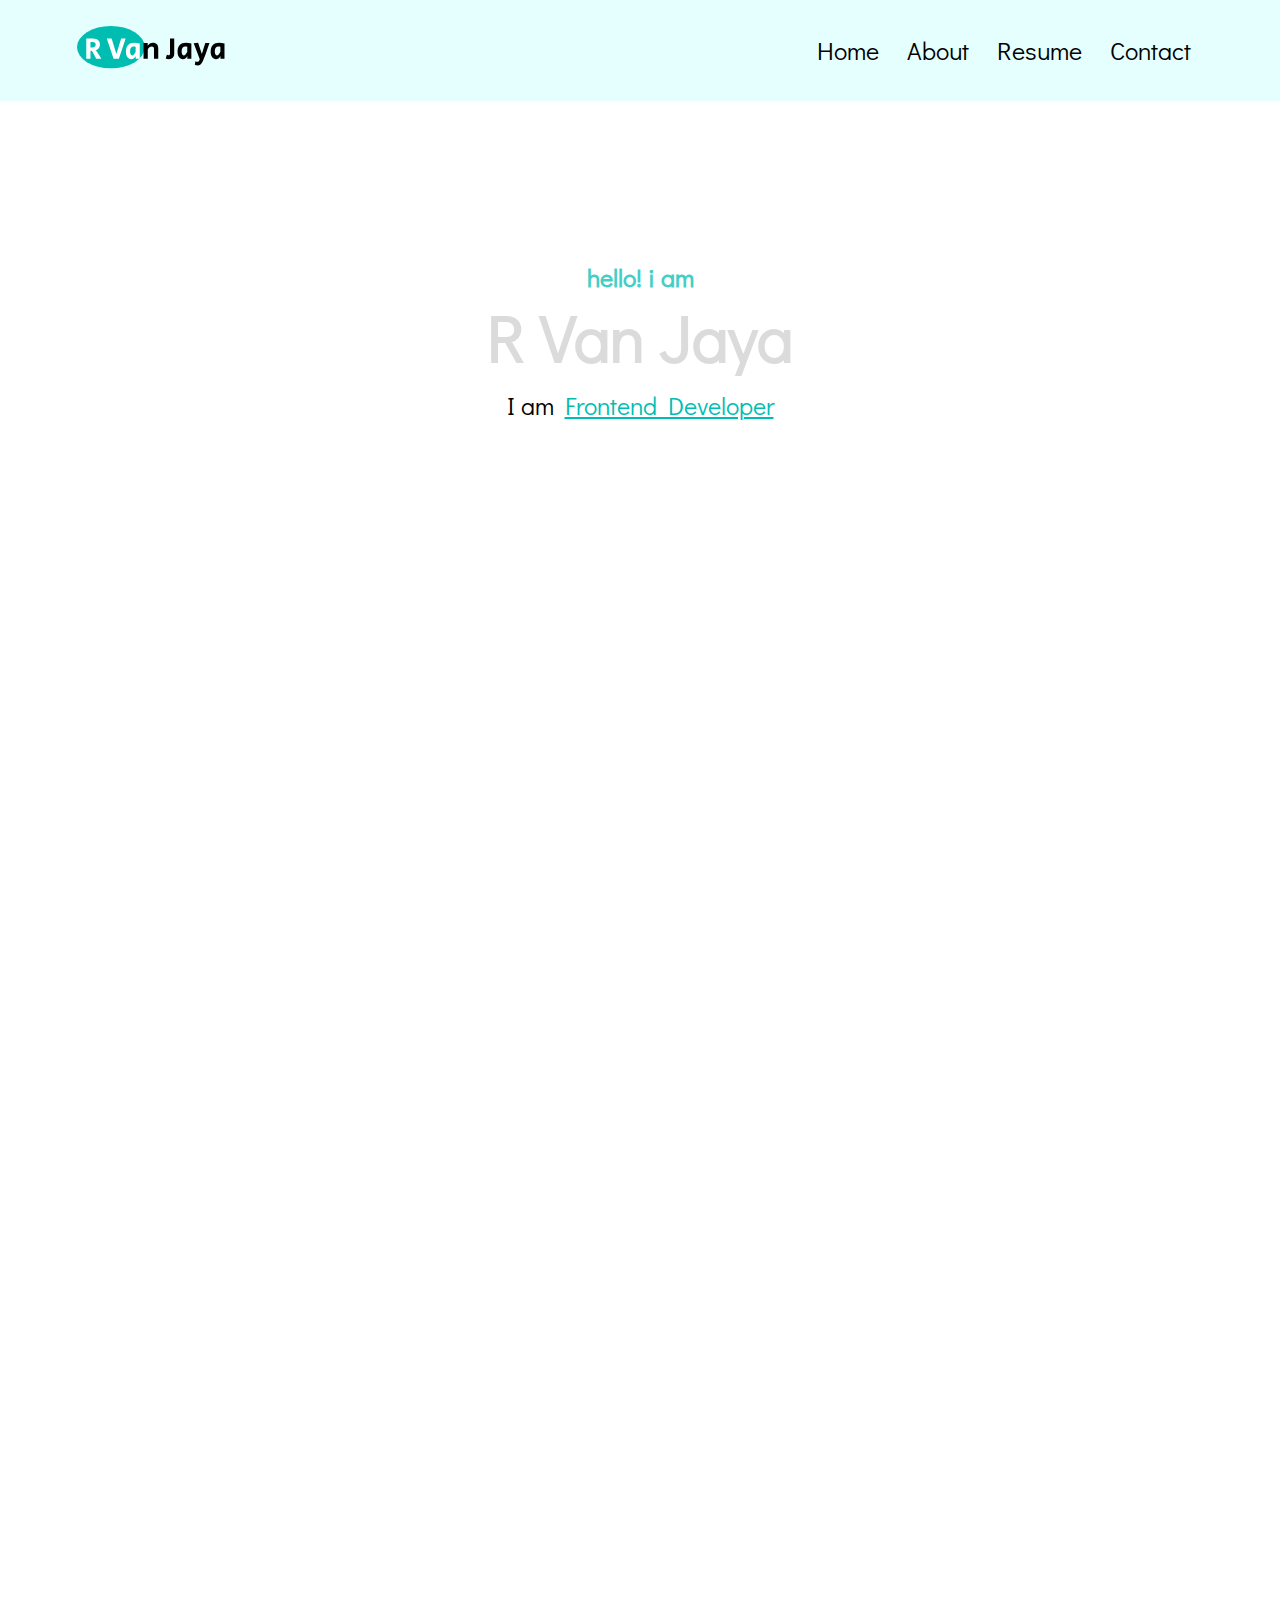
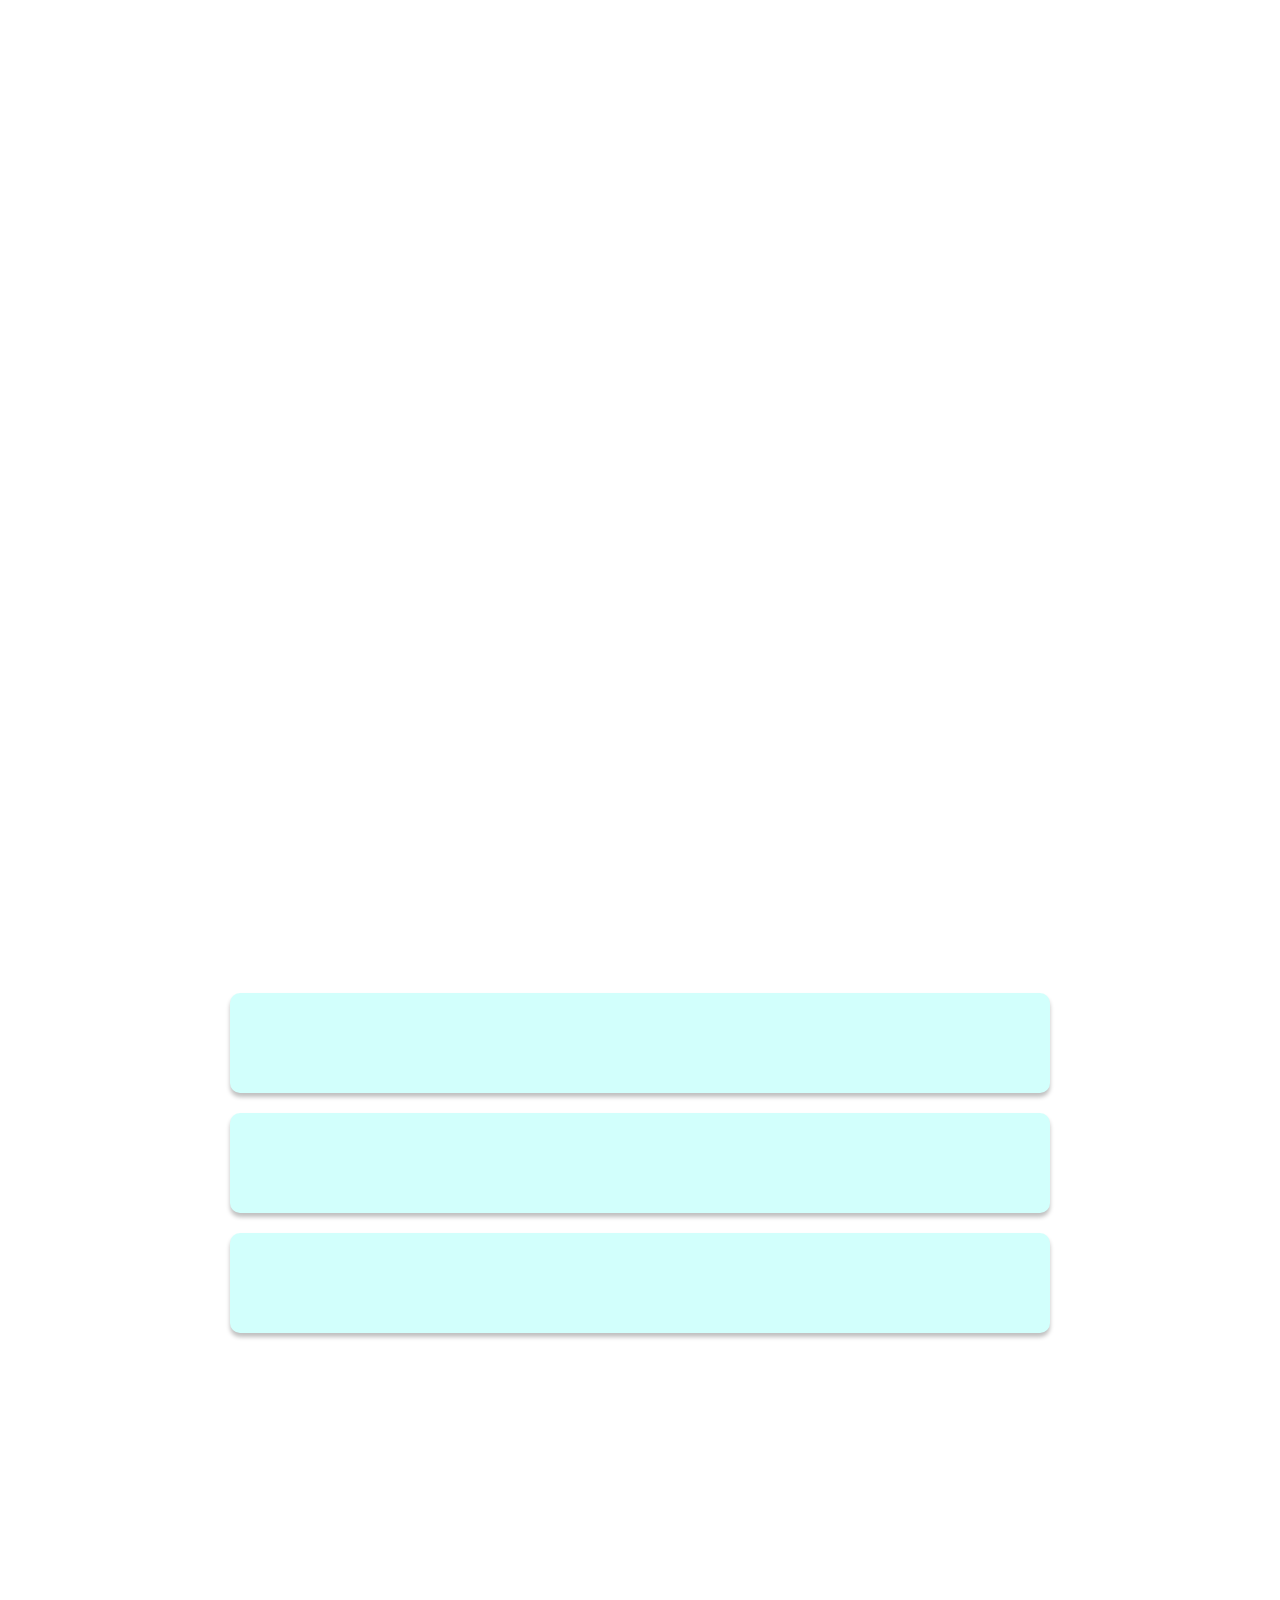
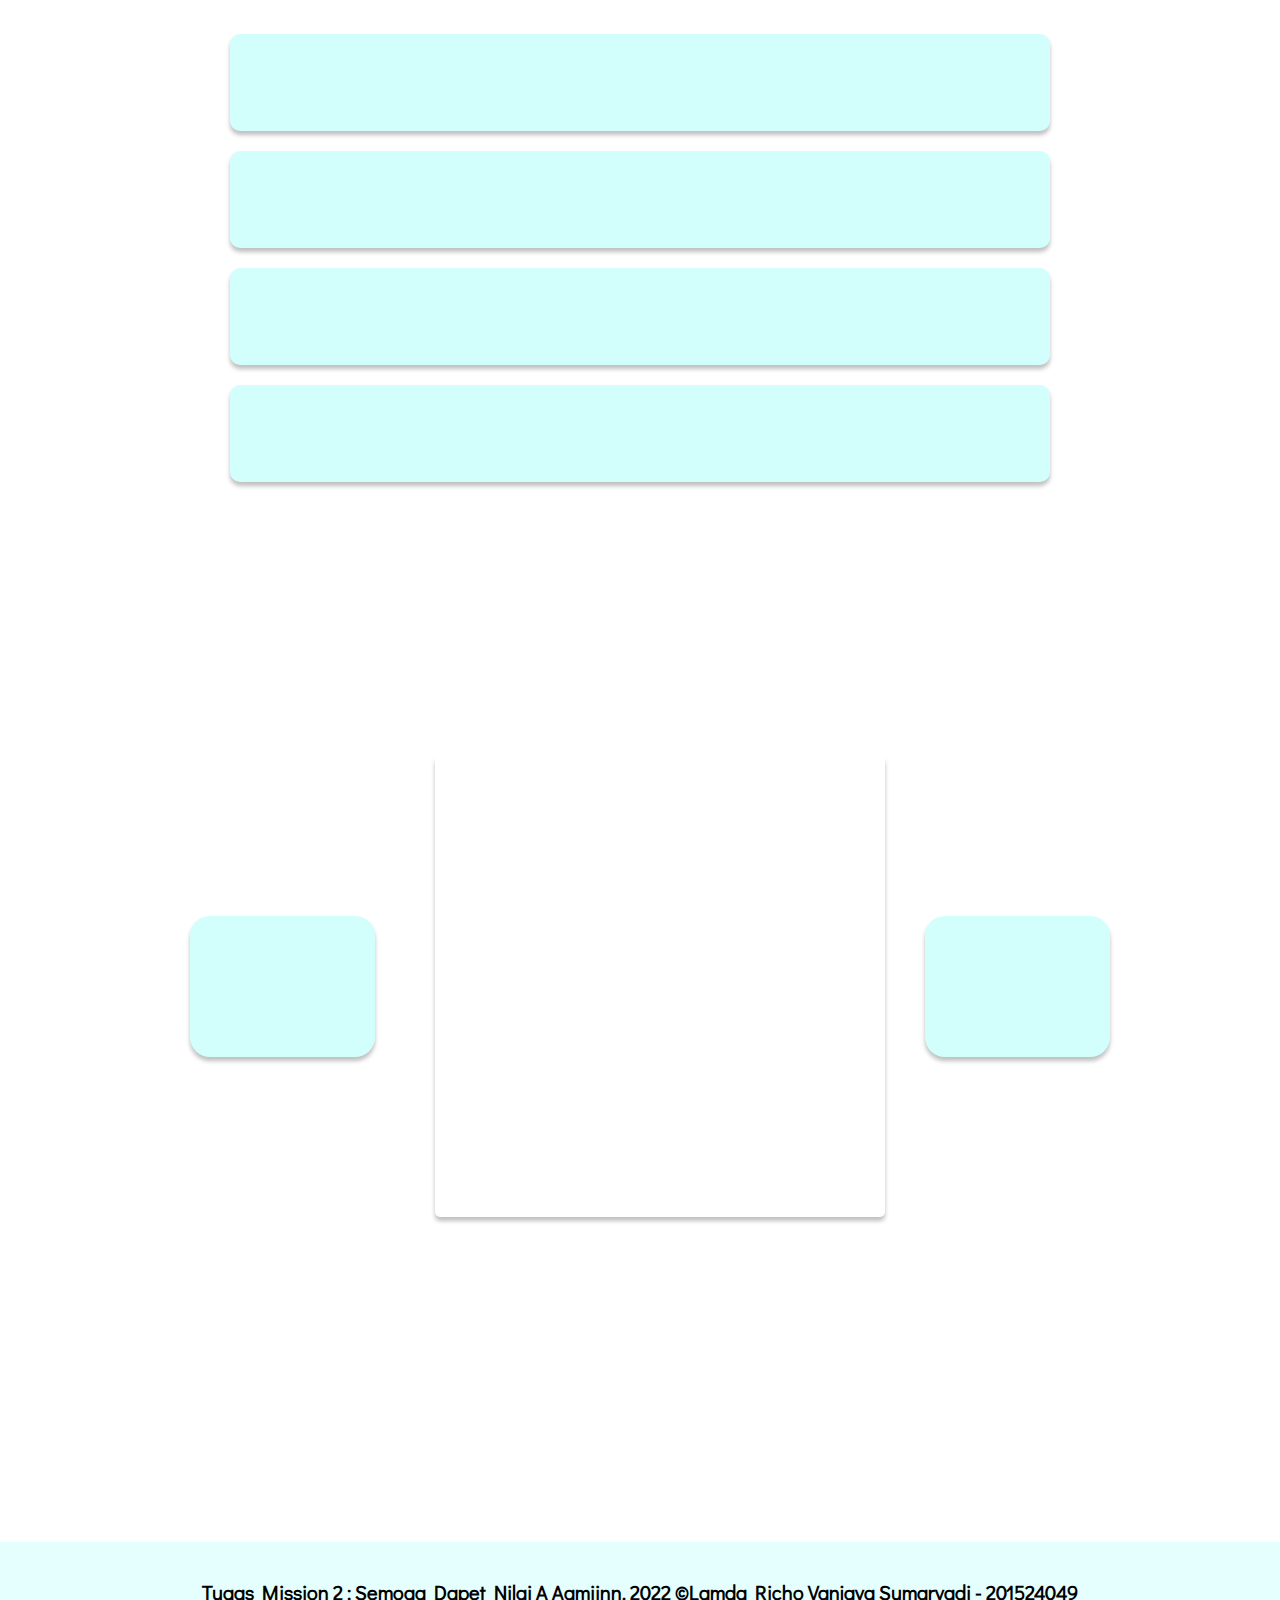
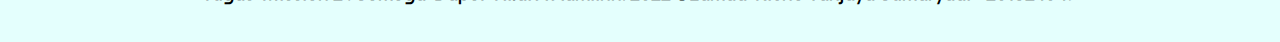
<file: Mission2_VanillaJS/index.html>
<!DOCTYPE html>
<head>
    <title>Tugas Minggu 2 - Lamda Richo Vanjaya Sumaryadi - 201524049</title>
    <meta charset="UTF-8">
    <meta name="viewport" content="width=device-width, initial-scale=1.0">
    <meta http-equiv="X-UA-Compatible" content="ie-edge"> 
    <link rel="stylesheet" href="./Assets/css/style.css">
    <link rel="icon" href="./Assets/img/logo.svg">
    <script src="./Assets/js/animation.js"></script>
</head>
<body>
    <!-- Header Content -->
    <header id="setFixed">
        <nav class="bg-color-green3">
            
            <a href="index.html"><img class="logoResp" src="./Assets/img/logo.svg" alt=""></a>
            <div class="nav-links">
                <ul>
                    <li><a class="font-black font-sizeMed" href="">Home</a></li>
                    <li><a class="font-black font-sizeMed" href="#about">About</a></li>
                    <li><a class="font-black font-sizeMed" href="#resume">Resume</a></li>
                    <li><a class="font-black font-sizeMed" href="#contact">Contact</a></li>
                </ul>
            </div>
            <!-- <input type="checkbox" id="check">
            <label for="check">
                <i id="btnNavbar"><img class="img-size-icon3" src="./Assets/img/navbar.svg" alt=""></i>
                <i id="close"><img class="img-size-icon3" src="./Assets/img/close.svg" alt=""></i>
            </label> -->
        </nav> 
    </header>
        
    <main>
        <div id="content">
            <!-- Introduction Section -->
            <article id="home" class="" >
                <div class="text-box flexDirectionCol bg-grey2" id="Home">
                   <h3 id="intro1" class="font-wg900 font-green font-sizeMed ">hello! i am</h3>
                   <h1 id="intro2" class="font-wg1000 font-black font-sizeVeryBig setPadding">R Van Jaya</h1>
                   <h3 id="intro3" class="font-wg500 font-sizeMed font-black">I am <a href="" class="font-green">Frontend Developer</a> </h3>
               </div>
           </article>

           <!-- About Section -->
           <article id="about" class="">
                <div class="text-box flexDirectionCol">
                    <div class="cover">
                        <a href="">
                            <img id="aboutImage" class="js-scroll" src="./Assets/img/profileImg.png" alt="">
                        </a>
                    </div>
                    <div class="content">
                        <h1 id="aboutMe" class="paddingMargin-1 js-scroll mbox-2">About Me</h1>
                        <p id="aboutDesc" class="paddingMargin-1 js-scroll mbox-1">
                            Frontend Developer, I create web pages with UI/UX, I have
                            years of experience and many clients are happy with the projects
                            carried out.
                        </p>
                        <div class="foot paddingMargin-1">
                            <a id="aboutContact" class="btn bg-color-white2 font-green js-scroll mbox-2" href="#contact">Contact Me</a>
                        </div>
                    </div>
                </div>
           </article>

           

           <!-- Resume Section -->
            <article id="resume" class="">
                <!-- Education -->
                <div class="text-box flexDirectionCol ">
                    <h1 id="educationTitle" class="paddingMargin-1 font-green js-scroll titleResp-1">Education</h1>
                    <div id="education" class="mini-box bg-color-green2 js-scroll">
                        <img class="img-size-icon" src="./Assets/img/education.svg" alt="">
                        <div class="content">
                            <p class="font-green font-wg600 mbox-1">2020 - Now</p>
                            <p class="font-wg800 font-sizeBig mbox-2">Software Engineering</p>
                            <p class="font-wg500 mbox-3">Politeknik Negeri Bandung</p>
                        </div>
                    </div>
                    <div id="education2" class="mini-box bg-color-green2 js-scroll titleResp-1">
                        <img class="img-size-icon" src="./Assets/img/education.svg" alt="">
                        <div class="content">
                            <p class="font-green font-wg600 mbox-1">2017 - 2020</p>
                            <p class="font-wg800 font-sizeBig mbox-2">Natural Science</p>
                            <p class="font-wg500 mbox-3">SMA Negeri 1 Cimahi</p>
                        </div>
                    </div>
                </div>

                <!-- Experience -->
                <div id="resume1" class="text-box flexDirectionCol ">
                    <h1 id="experienceTitle" class="paddingMargin-1 font-green js-scroll titleResp-1">Experience</h1>
                    
                    <div class="mini-box bg-color-green2">
                        <img id="experience" class="img-size-icon js-scroll" src="./Assets/img/experience.svg" alt="">
                        <div id="experience_" class="content js-scroll">
                            <p class="font-green font-wg600 mbox-1">2022</p>
                            <p class="font-wg800 font-sizeBig mbox-2">Frontend Developer</p>
                            <p class="font-wg500 mbox-3">Tokopedia</p>
                        </div>
                    </div>
                    <div class="mini-box bg-color-green2">
                        <img id="experience2" class="img-size-icon js-scroll" src="./Assets/img/experience.svg" alt="">
                        <div id="experience2_" class="content js-scroll">
                            <p class="font-green font-wg600 mbox-1">2021</p>
                            <p class="font-wg800 font-sizeBig mbox-2">UI/UX Designer</p>
                            <p class="font-wg500 mbox-3">Bukalapak</p>
                        </div>
                    </div>
                    <div class="mini-box bg-color-green2">
                        <img id="experience3" class="img-size-icon js-scroll" src="./Assets/img/experience.svg" alt="">
                        <div id="experience3_" class="content js-scroll">
                            <p class="font-green font-wg600 mbox-1">2018-2021</p>
                            <p class="font-wg800 font-sizeBig mbox-2">Videographer and Photographer</p>
                            <p class="font-wg500 mbox-3">Freelance</p>
                        </div>
                    </div>
                </div>

                <!-- Awards -->
                <div class="text-box flexDirectionCol">
                    <h1 id="awardTitle" class="paddingMargin-1 font-green js-scroll titleResp-1">Awards</h1>
                    <div class="mini-box bg-color-green2">
                        <img id="awardImg" class="img-size-icon js-scroll" src="./Assets/img/awards.svg" alt="">
                        <div class="content">
                            <p id="award3rd" class="font-wg800 font-sizeMed js-scroll mbox-2">3rd Place in POM POLBAN - Photography </p>
                            <p id="award2021" class="font-wg500 font-green js-scroll mbox-1">2021</p>
                        </div>
                    </div>
                    <div class="mini-box bg-color-green2">
                        <img id="awardImg2" class="img-size-icon js-scroll" src="./Assets/img/awards.svg" alt="">
                        <div class="content">
                            <p id="awardRunner" class="font-wg800 font-sizeMed js-scroll mbox-2">Runner Up FLS2N - Short Movie </p>
                            <p id="award2019" class="font-wg500 font-green js-scroll mbox-1">2019</p>
                        </div>
                    </div>
                    <div class="mini-box bg-color-green2">
                        <img id="awardImg3" class="img-size-icon js-scroll" src="./Assets/img/awards.svg" alt="">
                        <div class="content">
                            <p id="awardOsn" class="font-wg800 font-sizeMed js-scroll mbox-2">Participants in OSN - Informatics</p>
                            <p id="awardOsn2" class="font-wg500 font-green js-scroll mbox-1">2019</p>
                        </div>
                    </div>
                    <div class="mini-box bg-color-green2">
                        <img id="awardImg4" class="img-size-icon js-scroll" src="./Assets/img/awards.svg" alt="">
                        <div class="content">
                            <p id="awardOsn3" class="font-wg800 font-sizeMed js-scroll mbox-2">Participants in OSN - Informatics</p>
                            <p id="awardOsn4" class="font-wg500 font-green js-scroll mbox-1">2018</p>
                        </div>
                    </div>
                </div>
            </article>

            <!-- Contact Section -->
            <article id="contact">
                <div class="titleContact flexDirectionCol">
                    <p id="contactTitle" class="font-wg1000 font-sizeBig js-scroll mbox-2">Contact</p>
                    <p id="contactDesc" class="font-sizeMed2 font-grey js-scroll mbox-1">You can contact me through the contacts below.</p>
                </div>
                <div class="text-box setPadding4">
                    <div class="miniSquareBox setMargin bg-color-green2">
                        <img id="contactCall" class="img-size-icon2 js-scroll" src="./Assets/img/call.svg" alt="">
                        <p id="contactCall2" class="font-wg700 js-scroll">Call Number</p>
                        <p id="contactCall3" class="font-sizeSmall font-green js-scroll">+62 89-111-111-111</p>
                    </div>
                    <div class="medSquareBox flexDirectionCol setMargin">
                        <input id="contactForm" class="js-scroll" type="text" placeholder="Name...">
                        <input id="contactForm2" class="js-scroll" type="email" placeholder="Email...">
                        <input id="contactForm3" class="js-scroll" type="text" placeholder="Subject...">
                        <input id="contactForm4" class="message js-scroll" type="text" placeholder="Message...">
                        <a id="contactForm5" class="btn bg-color-green2 font-green setMargin2 js-scroll" href="">SEND</a>
                    </div>
                    <div class="miniSquareBox bg-color-green2 ">
                        <img id="contactEmail" class="img-size-icon2 js-scroll" src="./Assets/img/email.svg" alt="">
                        <p id="contactEmail2" class="font-wg700 js-scroll">Email</p>
                        <p id="contactEmail3" class="font-sizeSmall font-green js-scroll">lamdarvs@gmail.com</p>
                    </div>
                    
                </div>
                <!-- <div class="medSquareBox">
                    asuu
                </div> -->
            </article>
        </div>
    </main>
    <footer class="bg-color-green3 flexDirectionCol">
        <p class="font-wg800 font-sizeMed2 font-black mbox-1">Tugas Mission 2 : Semoga Dapet Nilai A Aamiinn. 2022 &copyLamda Richo Vanjaya Sumaryadi - 201524049</p>
    </footer>
    <script src="./Assets/js/app.js"></script>
</body>
</file>
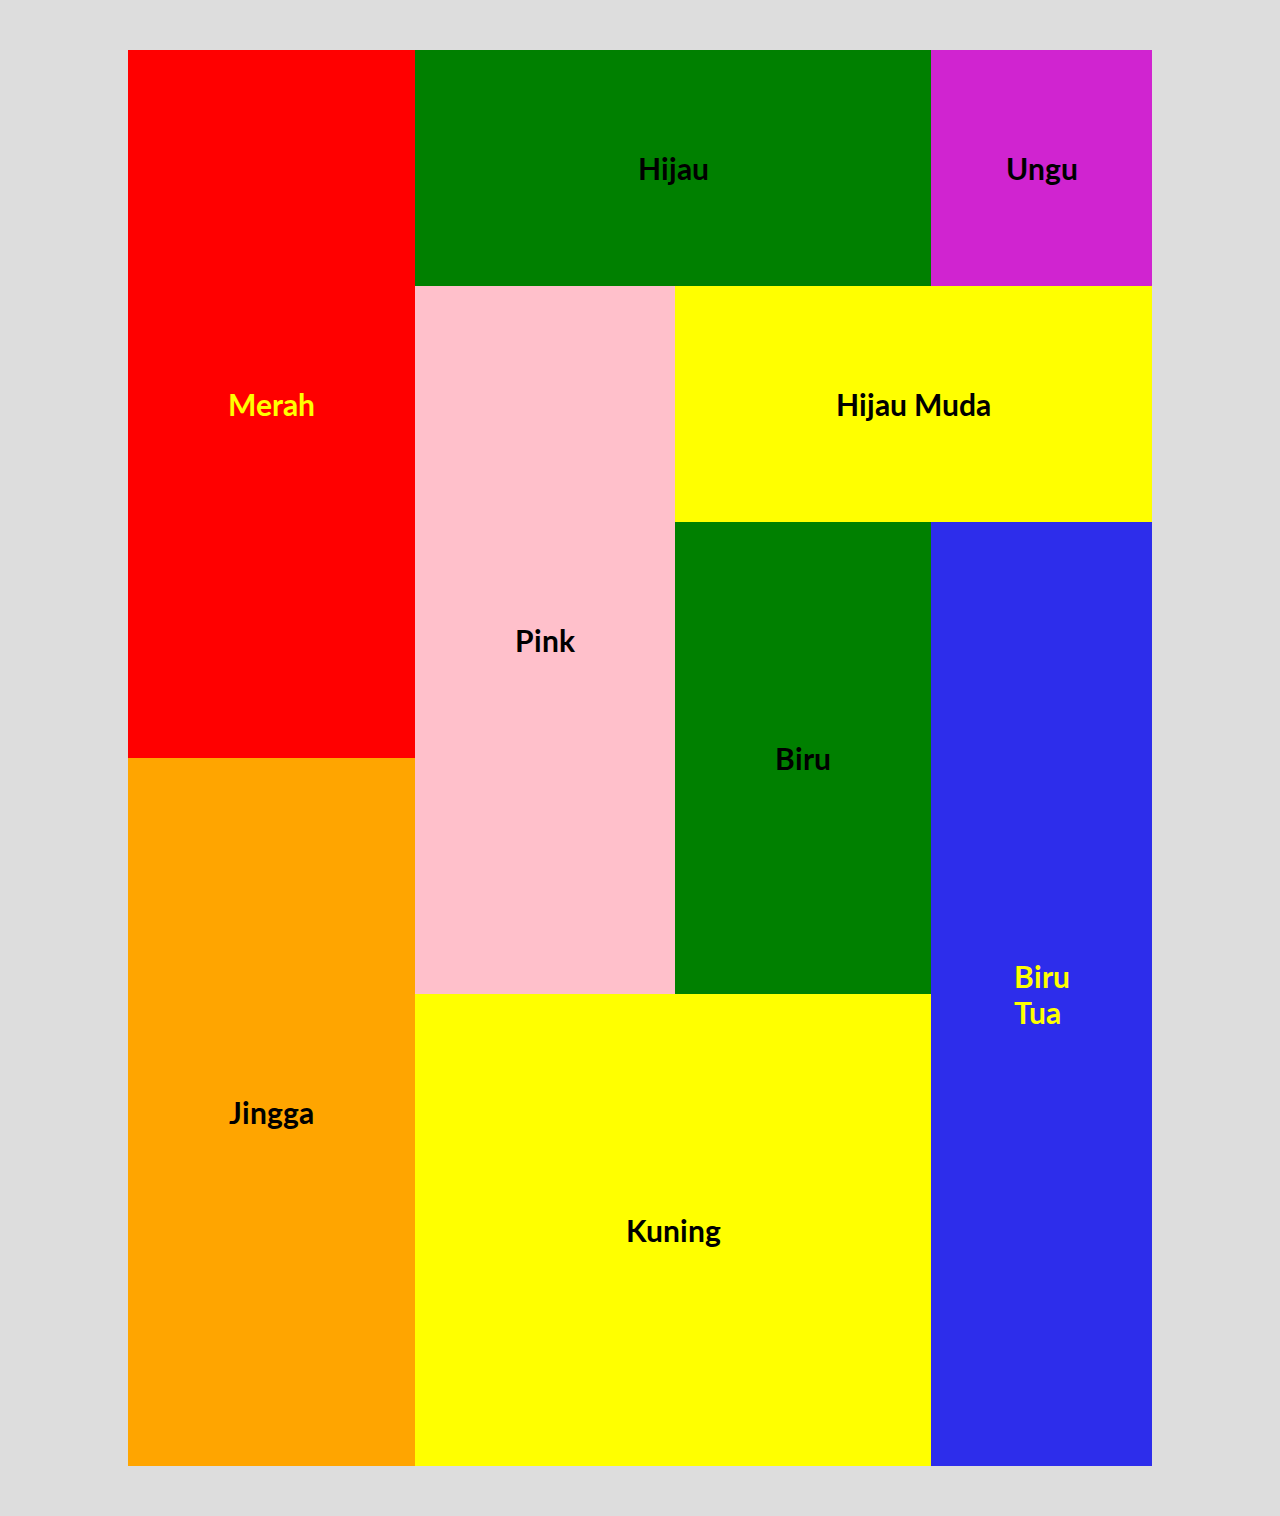
<file: Mission1_HTML/tugas_1/index.html>
<!DOCTYPE html>
<html lang="en">
  <head>
    <meta charset="UTF-8" />
    <meta name="viewport" content="width=device-width, initial-scale=1.0" />
    <title>Tugas Minggu Pertama</title>
    <link rel="stylesheet" href="./style.css">
  </head>
  <body>
    <div class="container">
      <div class="item merah color-merah myFont font-yellow">Merah</div>
      <div class="item hijau color-hijau myFont">Hijau</div>
      <div class="item ungu color-ungu myFont">Ungu</div>
      <div class="item merahMuda color-merahMuda myFont">Pink</div>
      <div class="item hijauMuda color-kuning myFont">Hijau Muda</div>
      <div class="item biru color-hijau myFont">Biru</div>
      <div class="item biruTua color-biru myFont font-yellow">Biru Tua</div>
      <div class="item jingga color-jingga myFont">Jingga</div>
      <div class="item kuning color-kuning myFont">Kuning</div>
    </div>
  </body>
</html>
</file>
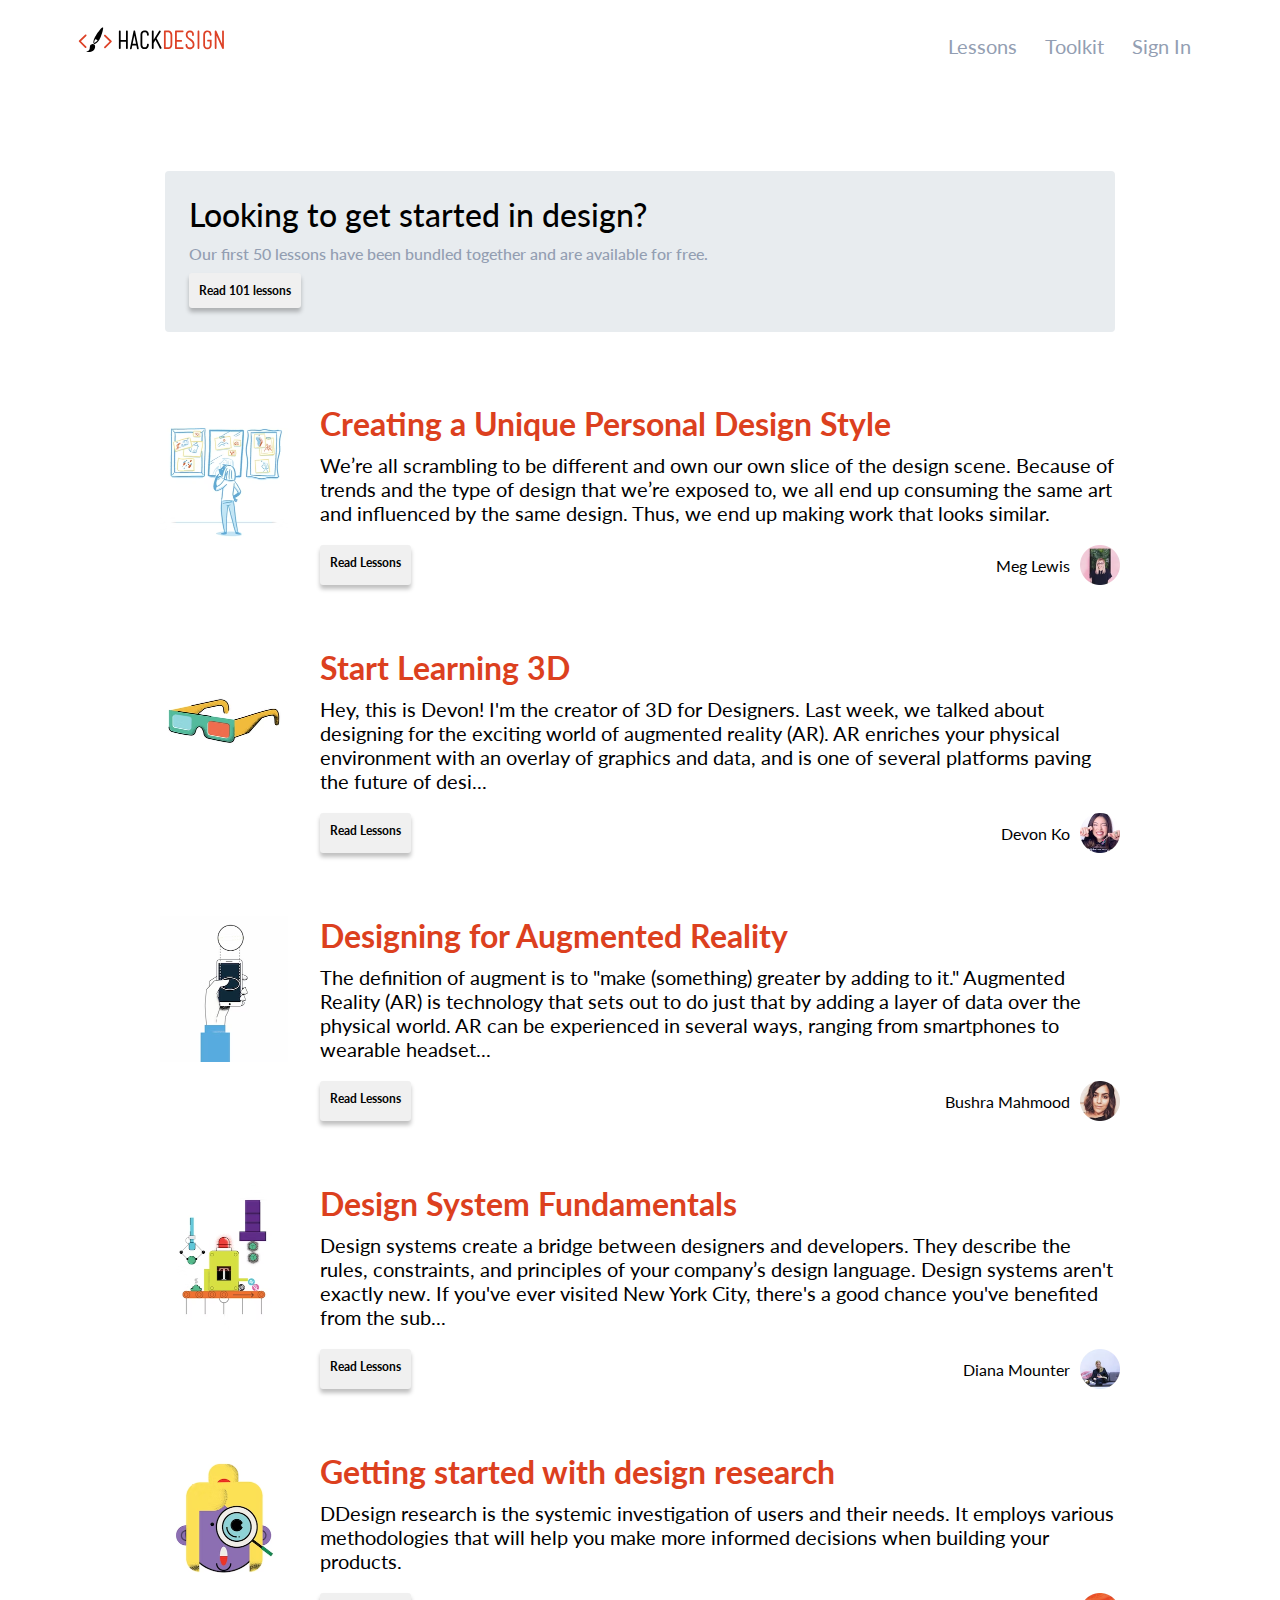
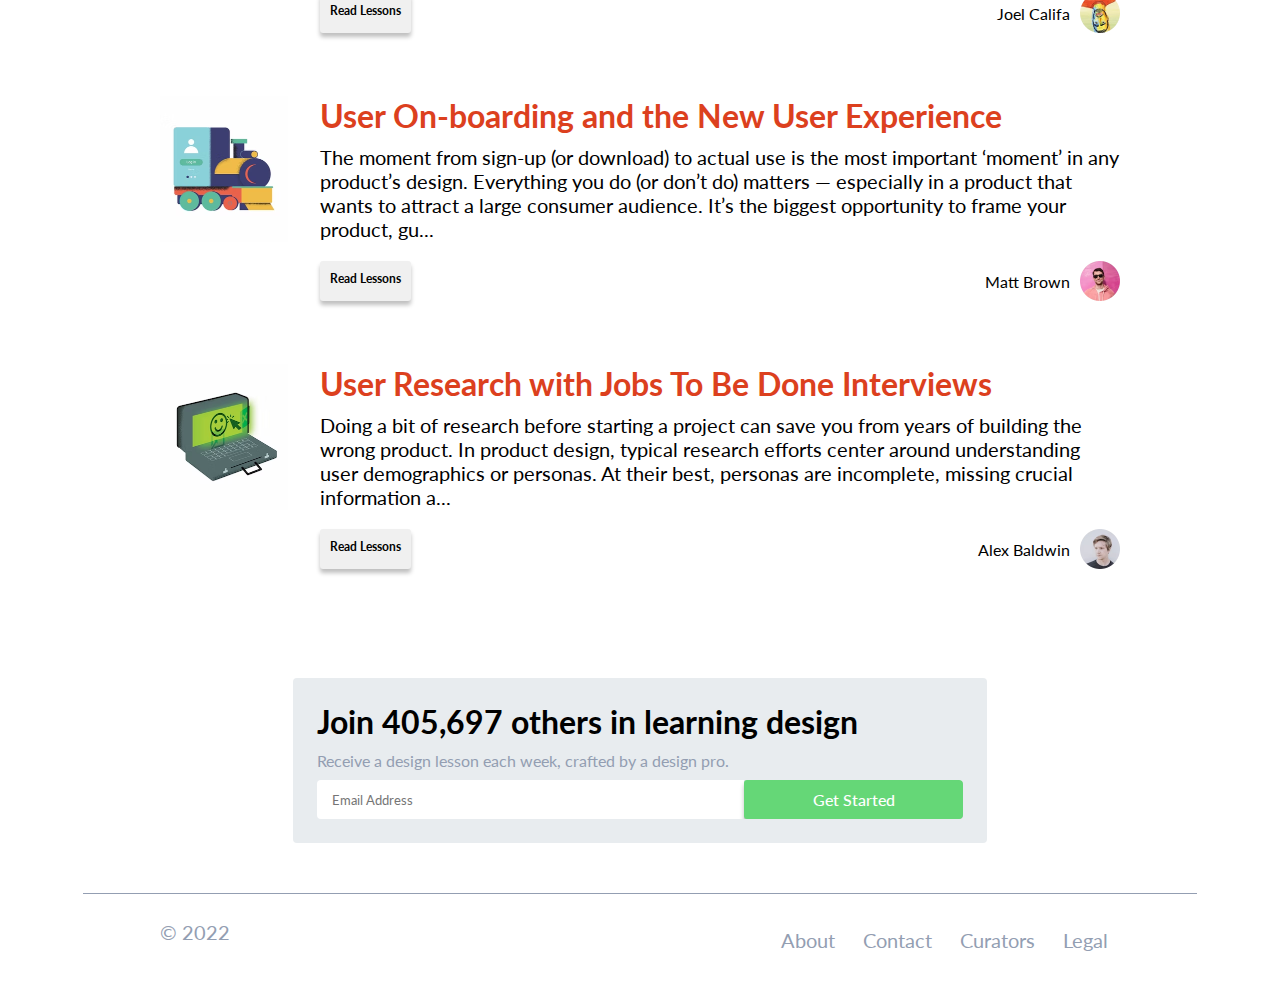
<file: Mission1_HTML/tugas_2/index.html>
<!DOCTYPE html>
<html>

<head>
    <meta name="viewport" content="with=device-width, initial-scale=1.0">
    <title>Tugas 2 Minggu 1 - Lamda Richo Vanjaya Sumaryadi</title>
    <link rel="stylesheet" href="./style.css">
    <link rel="icon" href="./img/hackDesign-icon.png">
</head>

<body>
    <!-- Header Content -->
    <section class="header bg-white">
        <nav>
            <a href="index.html"><img src="./img/hackDesign.svg" alt=""></a>
            <div class="nav-links">
                <ul>
                    <li><a class="font-grey font-sizeMed" href="">Lessons</a></li>
                    <li><a class="font-grey font-sizeMed" href="">Toolkit</a></li>
                    <li><a class="font-grey font-sizeMed" href="">Sign In</a></li>
                </ul>
            </div>
        </nav> 
    </section>

    <article>
        <!-- Introduction Content -->
        <div class="text-box bg-grey2">
            <h1 class="font-wg500 font-black setPadding">Looking to get started in design?</h1>
            <p class="font-wg500 font-grey setPadding">Our first 50 lessons have been bundled together and are available for free.</p>
            <a class="btn font-wg700 font-sizeSmall font-black" href="">Read 101 lessons</a>
        </div>

        <!-- Main Content -->
        <main>
            <!-- Konten 1 -->
            <div class="container">
                <div class="cover">
                    <a href="">
                        <img class="img-cover" src="./img/img1.avif" alt="">
                    </a>
                </div>
                
                <div class="content">
                    <a class="font-red titleFont" href=""><h1 class="setPadding">Creating a Unique Personal Design Style</h1></a>
                    <p class="font-sizeMed setPadding">
                        We’re all scrambling to be different 
                        and own our own slice of the design scene. Because of trends 
                        and the type of design that we’re exposed to, we all end up 
                        consuming the same art and influenced by the same design. 
                        Thus, we end up making work that looks similar.
                    </p>
                    <div class="foot">
                        <a class="btn font-wg700 font-sizeSmall font-black setPadding" href="">Read Lessons</a>
                        <div class="rightFoot">
                            <span>Meg Lewis</span>
                            <img class="img-profile" src="./img/megLewis.avif" alt="">
                        </div>
                    </div>
                </div>
            </div>

            <!-- Konten 2 -->
            <div class="container">
                <div class="cover">
                    <a href="">
                        <img class="img-cover" src="./img/img2.avif" alt="">
                    </a>
                </div>
                <div class="content">
                    <a class="font-red titleFont" href=""><h1 class="setPadding">Start Learning 3D</h1></a>
                    <p class="font-sizeMed setPadding">
                        Hey, this is Devon! I'm the creator of 3D for Designers. 
                        Last week, we talked about designing for the exciting world
                        of augmented reality (AR). AR enriches your physical 
                        environment with an overlay of graphics and data, and is one 
                        of several platforms paving the future of desi...
                    </p>
                    <div class="foot">
                        <a class="btn font-wg700 font-sizeSmall font-black setPadding" href="">Read Lessons</a>
                        <div class="rightFoot">
                            <span>Devon Ko</span>
                            <img class="img-profile" src="./img/DevonKo.avif" alt="">
                        </div>
                    </div>
                </div>
            </div>

            <!-- Konten 3 -->
            <div class="container">
                <div class="cover">
                    <a href="">
                        <img class="img-cover" src="./img/img3.avif" alt="">
                    </a>
                </div>
                <div class="content">
                    <a class="font-red titleFont" href=""><h1 class="setPadding">Designing for Augmented Reality</h1></a>
                    <p class="font-sizeMed setPadding">
                        The definition of augment is to "make (something) greater by adding to it." 
                        Augmented Reality (AR) is technology that sets out to do just that by adding 
                        a layer of data over the physical world. AR can be experienced in several ways, 
                        ranging from smartphones to wearable headset...
                    </p>
                    <div class="foot">
                        <a class="btn font-wg700 font-sizeSmall font-black setPadding" href="">Read Lessons</a>
                        <div class="rightFoot">
                            <span>Bushra Mahmood</span>
                            <img class="img-profile" src="./img/bushraMahmood.avif" alt="">
                        </div>
                    </div>
                </div>
            </div>

            <!-- Konten 4 -->
            <div class="container">
                <div class="cover">
                    <a href="">
                        <img class="img-cover" src="./img/img4.avif" alt="">
                    </a>
                </div>
                <div class="content">
                    <a class="font-red titleFont" href=""><h1 class="setPadding">Design System Fundamentals</h1></a>
                    <p class="font-sizeMed setPadding">
                        Design systems create a bridge between designers and developers. They describe 
                        the rules, constraints, and principles of your company’s design language. 
                        Design systems aren't exactly new. If you've ever visited New York City, 
                        there's a good chance you've benefited from the sub...
                    </p>
                    <div class="foot">
                        <a class="btn font-wg700 font-sizeSmall font-black setPadding" href="">Read Lessons</a>
                        <div class="rightFoot">
                            <span>Diana Mounter</span>
                            <img class="img-profile" src="./img/dianaMounter.avif" alt="">
                        </div>
                    </div>
                </div>
            </div>

            <!-- Konten 5 -->
            <div class="container">
                <div class="cover">
                    <a href="">
                        <img class="img-cover" src="./img/img5.avif" alt="">
                    </a>
                </div>
                <div class="content">
                    <a class="font-red titleFont" href=""><h1 class="setPadding">Getting started with design research</h1></a>
                    <p class="font-sizeMed setPadding">
                        DDesign research is the systemic investigation of users and their needs. It employs various 
                        methodologies that will help you make more informed decisions when building your products.
                    </p>
                    <div class="foot">
                        <a class="btn font-wg700 font-sizeSmall font-black setPadding" href="">Read Lessons</a>
                        <div class="rightFoot">
                            <span>Joel Califa
                            </span>
                            <img class="img-profile" src="./img/joelCalifa.avif" alt="">
                        </div>
                    </div>
                </div>
            </div>

            <!-- Konten 6 -->
            <div class="container">
                <div class="cover">
                    <a href="">
                        <img class="img-cover" src="./img/img6.avif" alt="">
                    </a>
                </div>
                <div class="content">
                    <a class="font-red titleFont" href=""><h1 class="setPadding">User On-boarding and the New User Experience</h1></a>
                    <p class="font-sizeMed setPadding">
                        The moment from sign-up (or download) to actual use is the most important ‘moment’ in any 
                        product’s design. Everything you do (or don’t do) matters — especially in a product that 
                        wants to attract a large consumer audience. It’s the biggest opportunity to frame your 
                        product, gu...
                    </p>
                    <div class="foot">
                        <a class="btn font-wg700 font-sizeSmall font-black setPadding" href="">Read Lessons</a>
                        <div class="rightFoot">
                            <span>Matt Brown</span>
                            <img class="img-profile" src="./img/mattBrown.avif" alt="">
                        </div>
                    </div>
                </div>
            </div>

            <!-- Konten 7 -->
            <div class="container">
                <div class="cover">
                    <a href="">
                        <img class="img-cover" src="./img/img7.avif" alt="">
                    </a>
                </div>
                <div class="content">
                    <a class="font-red titleFont" href=""><h1 class="setPadding">User Research with Jobs To Be Done Interviews</h1></a>
                    <p class="font-sizeMed setPadding">
                        Doing a bit of research before starting a project can save you from years of building the 
                        wrong product. In product design, typical research efforts center around understanding user 
                        demographics or personas. At their best, personas are incomplete, missing crucial 
                        information a...
                    </p>
                    <div class="foot">
                        <a class="btn font-wg700 font-sizeSmall font-black setPadding" href="">Read Lessons</a>
                        <div class="rightFoot">
                            <span>Alex Baldwin</span>
                            <img class="img-profile" src="./img/alexBaldwin.avif" alt="">
                        </div>
                    </div>
                </div>
            </div>
        </main>
    </article>

    <aside>
        <div class="text-box bg-grey2">
            <h1 class="font-wg800 setPadding">Join 405,697 others in learning design</h1>
            <p class="font-grey setPadding">Receive a design lesson each week, crafted by a design pro.</p>
            <div class="email-box bg">
                <input class="font-grey" type="text" placeholder="Email Address">
                <a class="btn font-wg500 font-white bg-green" href="">Get Started</a>
            </div>
        </div>
    </aside>

    <footer>
        <nav>
            <span class="font-sizeMed font-grey">&copy; 2022</span>
            <div class="nav-links ">
                <ul>
                    <li><a class="font-grey font-sizeMed" href="">About</a></li>
                    <li><a class="font-grey font-sizeMed" href="">Contact</a></li>
                    <li><a class="font-grey font-sizeMed" href="">Curators</a></li>
                    <li><a class="font-grey font-sizeMed" href="">Legal</a></li>
                </ul>
            </div>
        </nav>
    </footer>
</body>

</html>
</file>
<file: Mission2_VanillaJS/Assets/css/style.css>
@import url('https://fonts.googleapis.com/css2?family=Didact+Gothic&display=swap');

:root{
    /* Color */
    --white : rgb(255, 255, 255);
    --white2 : #F0F0F0;
    --black : black;
    --grey : #939eb2;
    --grey2 : #e8ecef;
    --red : rgb(220, 64, 30);
    --green : #00BDB2;
    --green2 : #D2FFFC;
    --green3 : #E4FFFD;

    /* Box Shadow */
    --boxShadow : 0px 4px 4px rgba(0, 0, 0, 0.25);
    --boxShadow2 : 0px 2px 2px rgba(0, 0, 0, 0.25);

    /* Font Size */
    --veryBig : 65px;
    --big : 29px;
    --medium : 25px;
    --medium2 : 20px;
    --small : 12px;

    /* Padding */
    --pad1 : 0 0 10px 0;
    --pad2 : 0 30px 0 30px;
    --pad3 : 30px;
    --pad4 : 0 0 80px 0;

    /* Margin */
    --mg1 : 0 30px 0 30px;
    --mg2 : 30px 0 8px 0;
}

* {
    margin: 0;
    padding: 0;
    font-family: 'Didact Gothic', sans-serif;
}

header {
    max-height: 20vh;
    width: 100%;

}

#setFixed {
    position: sticky;
    top: 0;
    z-index: 1;
}

nav {
    display: flex;
    padding: 2% 6%;
}

nav img {
    width: 150px;
}

.nav-links {
    flex: 1;
    text-align: right;
}

.nav-links ul li {
    list-style: none;
    display: inline-block;
    padding: 8px 12px;
    position: relative;
}

.nav-links ul li a {
    text-decoration: none;
}

.nav-links ul li a:hover {
    text-decoration: underline;
}

article {
    margin: 80px auto;
    height: 90vh;
    width: 75%;
}

.card {
    width: 95%;
    box-shadow: 0 4px 8px 0 rgba(0,0,0,0.2);
    border-radius: 5px;
    padding: 5px;
    margin-top: 20px;
}

.text-box {
    position: relative;
    margin: 40px auto;
    padding: 80px;
    display: flex;
    justify-content: center;
    align-items: center;
    text-align: center;
}

.flexDirectionCol {
    flex-direction: column;
}

#about {
    height: 70vh;
    /* opacity: 0;
    transform: scale(0.1);
    transition: all 1s ease-in-out; */
}

#resume {
    margin-top: 200px;
    height: 100%;
}

.mini-box {
    border-radius: 10px;
    box-shadow: var(--boxShadow);
    width: 100%;
    margin: 10px;
    padding: 10px;
    display: flex;
    flex-direction: row;
    justify-content: left;
}

.titleContact {
    display: flex;
    justify-content: center;
    text-align: center;
}

.miniSquareBox {
    border-radius: 20px;
    box-shadow: var(--boxShadow);
    width: 25%;
    margin: 10px;
    padding: 10px;
}

.medSquareBox {
    border-radius: 5px;
    box-shadow: var(--boxShadow);
    width: 65%;
    margin: 10px;
    padding: 10px;  
    display: flex;
    justify-content: center;

}

.medSquareBox input {
    width: 95%;
    padding: 10px;
    margin: 10px auto;
    border: 1px solid var(--grey2);
    border-radius: 4px;
    box-shadow: var(--boxShadow);
}

.message {
    padding: 10px;
    height: 140px;
}

#resume .content {
    margin-left: 30px;
    text-align: left;
    width: 90%;
}

footer {
    padding: 0;
    margin: 0;
    height: 100px;
    display: flex;
    justify-content: center;
    text-align: center;

}

/* label #btnNavbar,
label #close {
    float: right;
    margin-left: 40px;
    line-height: 80px;
    cursor: pointer;
    display: none;
}

#check {
    display: none;
} */

/* Image Style */
.img-size-icon {
    width: 80px;
}

.img-size-icon2 {
    width: 80px;
    text-align: center;
}

.img-size-icon3 {
    width: 40px;
    text-align: center;
}

/* Padding Style */
.paddingMargin-1 {
    padding: 10px;
    margin: 10px auto;
}

.setPadding {
    padding: var(--pad1);
}

.setPadding2 {
    padding: var(--pad2);
}

.setPadding3 {
    padding: var(--pad3);
}

.setPadding4 {
    padding: var(--pad4);
}

/* Margin Style */
.setMargin {
    margin: var(--mg1);
}

.setMargin2 {
    margin: var(--mg2);
}

/* Button Style */
.btn {
    padding: 10px;
    width: max-content;
    font-weight: 1000;
    text-decoration: none;
    box-shadow: var(--boxShadow);
    border-radius: 3px;
    border: none;
}

/* Scroll Animation */
.js-scroll {
    opacity: 0;
    transform: scale(0.1);
    transition: all 1s ease-in-out;
}

.active {
    opacity: 1;
    transform: scale(1);
}

/* Image Styling */
.cover img {
    width: 256px;
}

/* Background Color */
.bg-color-green {
    background-color: var(--green);
}

.bg-color-green2 {
    background-color: var(--green2);
}

.bg-color-green3 {
    background-color: var(--green3);
}

.bg-color-white2 {
    background-color: var(--white2);
}

/* Font Color */
.font-black {
    color: var(--black);
}

.font-grey {
    color: var(--grey);
}

.font-red {
    color: var(--red);
}

.font-white {
    color: var(--white);
}

.font-green {
    color: var(--green);
}

.font-green2 {
    color: var(--green2);
}


.font-sizeVeryBig {
    font-size: var(--veryBig);
}

.font-sizeBig {
    font-size: var(--big);
}

.font-sizeMed {
    font-size: var(--medium);
}

.font-sizeMed2 {
    font-size: var(--medium2);
}

.font-sizeSmall {
    font-size: var(--small);
}

/* Font Weight */
.font-wg100 {
    font-weight: 100;
}

.font-wg200 {
    font-weight: 200;
}

.font-wg300 {
    font-weight: 300;
}

.font-wg400 {
    font-weight: 400;
}

.font-wg500 {
    font-weight: 500;
}

.font-wg600 {
    font-weight: 600;
}

.font-wg700 {
    font-weight: 700;
}

.font-wg800 {
    font-weight: 800;
}

.font-wg900 {
    font-weight: 900;
}

.font-wg1000 {
    font-weight: 1000;
}

@media screen and (max-width: 475px) {
    nav {
        max-width: 100%;
        flex-direction: column;
        align-items: flex-start;
        justify-content: center;
        text-align: center;
        padding: 10px 0 10px 0;
    }
    .logoResp {
        margin-left: 10px;
    }
    .nav-links {
        width: 90%;
        justify-content: center;
        text-align: center;
        margin: 10px 10px 10px 20px;
    }

    .nav-links ul li a {
        font-size: 16px;
        margin: 10px;
    }

    .nav-links ul li {
       padding: 0;
    }

    #home {
        width: 100%;
        height: 40vh;
    }

    #home #intro2 {
        width: 100%;
        font-size: 40px;
    }

    .cover img {
        width: 128px;
    }

    #about .content {
        width: 250%;
    } 

    #resume {
        margin-top: 0;
    }

    .img-size-icon {
        margin-left: 15px;
    }

    .mini-box {
        width: 220%;
    }

    .mbox-1 {
        font-size: 14px;
    }

    .mbox-2 {
        font-size: 20px;
    }

    .mbox-3 {
        font-size: 17px;
    }

    .titleResp-1 {
        font-size: 24px;
    }

    article {
        height: 150vh;
    }

    #contact .text-box {
        flex-direction: column;
    }

    .miniSquareBox {
        width: 80%;
        margin: 20px;
    }

    .medSquareBox {
        width: 80%;
    }

    .medSquareBox input {
        width: 80%;
    }

    footer {
        flex: none;
        display: flex;
        justify-content: center;
        text-align: center;
        padding: 10px 0 10px 0 ;
        height: 60px;
        width: 100%;
    }

    footer p {
        margin: 45px;
    }
}

@media screen and (max-width: 429px) {
    #home {
        width: 100%;
        height: 80vh;
    }

    #contact {
        height: 148vh;
    }
    footer p {
        margin: 25px;
    }
}
</file>
<file: Mission1_HTML/tugas_1/style.css>
@import url('https://fonts.googleapis.com/css2?family=Lato&display=swap');

html, body {
    margin: 0;
    padding: 0;
    background-color: #ddd;
}

.myFont {
    font-family: 'Lato', sans-serif;
    font-weight: 700;
    font-size: 30px;
}

.font-yellow {
    color: yellow;
}

.container {
    width: 80%;
    height: 100%;
    margin: 50px auto;
    display: grid;
    grid-template-rows: 1fr 1fr 1fr 1fr 1fr 1fr;
    grid-template-columns: 1fr 1fr 1fr 1fr 1fr;
    grid-template-areas: 
        'merah hijau hijau ungu ungu'
        'merah merahMuda hijauMuda hijauMuda hijauMuda'
        'merah merahMuda biru biruTua biruTua'
        'jingga merahMuda biru biruTua biruTua'
        'jingga kuning kuning biruTua biruTua'
        'jingga kuning kuning biruTua biruTua';
}


.item {
    width: 100%;
    background-color: white;
    display: flex;
    justify-content: center;
    align-items: center;
    padding: 100px;
    box-sizing: border-box;
}

.merah {
    grid-area: merah;
}

.hijau {
    grid-area: hijau;
}

.ungu {
    grid-area: ungu;
}

.merahMuda {
    grid-area: merahMuda; 
}

.hijauMuda {
    grid-area: hijauMuda;
}

.biru {
    grid-area: biru;
}

.biruTua {
    grid-area: biruTua;
}

.jingga {
    grid-area: jingga;
}

.kuning {
    grid-area: kuning;
}

.color-merah {
    background-color: red;
}

.color-hijau {
    background-color: green;
}

.color-ungu {
    background-color: rgb(208, 36, 208);
}

.color-merahMuda {
    background-color: pink; 
}

.color-hijauMuda {
    background-color: #0CFF0C;
}

.color-biru {
    background-color: rgb(45, 45, 235);
}

.color-biruTua {
    background-color: #000077;
}

.color-jingga {
    background-color: orange;
}

.color-kuning {
    background-color: yellow;
}
</file>
<file: Mission1_HTML/tugas_2/style.css>
@import url('https://fonts.googleapis.com/css2?family=Lato&display=swap');

:root{
    /* Color */
    --white : rgb(255, 255, 255);
    --white2 : #F0F0F0;
    --black : black;
    --grey : #939eb2;
    --grey2 : #e8ecef;
    --red : rgb(220, 64, 30);
    --green : #65D777;

    /* Box Shadow */
    --boxShadow : 0px 4px 4px rgba(0, 0, 0, 0.25);
    --boxShadow2 : 0px 2px 2px rgba(0, 0, 0, 0.25);

    /* Font Size */
    --big : 30px;
    --medium : 20px;
    --small : 12px;

    /* Padding */
    --pad1 : 0 0 10px 0;
}

* {
    margin: 0;
    padding: 0;
    font-family: 'Lato', sans-serif;
}

.header {
    max-height: 20vh;
    width: 100%;
    position: relative;
}

nav {
    display: flex;
    padding: 2% 6%;
}

nav img {
    width: 150px;
}

.nav-links {
    flex: 1;
    text-align: right;
}

.nav-links ul li {
    list-style: none;
    display: inline-block;
    padding: 8px 12px;
    position: relative;
}

.nav-links ul li a {
    text-decoration: none;
}

.nav-links ul li a:hover {
    text-decoration: underline;
}

article {
    max-width: 75%;
    margin: 80px auto;
}

.text-box {
    padding: 1.5rem;
    margin: 5px 5px;
    border-radius: 4px;
}

main {
    display: flex;
    flex-direction: column;
    justify-content: center;
    align-items: center;
    gap: 10px;
    margin-top: 3rem;
}
  
.container {
    display: flex;
    gap: 2rem;
    padding: 1.5rem 0;
}

.content {
    display: flex;
    flex-direction: column;
    justify-content: space-between;
}

.setPadding {
    padding: var(--pad1);
}

.foot {
    display: flex;
    justify-content: space-between;
    padding: 10px 0 5px 0;
    cursor: pointer;
} 

.rightFoot {
    display: flex;
    justify-content: center;
    align-items: center;
    text-align: center;
    gap: 10px;
}

aside {
    width: 55%;
    margin: 20px auto 20px;
}

.email-box {
    display: flex;
    border-radius: 4px;
    overflow: hidden;
}

.email-box input {
    width: 100%;
    padding: 10px 15px;
    border: none;
    text-decoration: none;
}

.email-box input:active {
    border: 3px solid blue;
}

.email-box a {
    width: 50%;
    text-align: center;
}

footer {
    display: flex;
    justify-content: space-between;
    flex-direction: row;
}

footer nav {
    border-top: 1px solid var(--grey);
    width: 75%;
    margin: 30px auto 0;
}

/* Another Styling */
.btn {
    padding: 10px;
    display: block;
    width: max-content;
    font-weight: 1000;
    text-decoration: none;
    background: var(--white2);
    box-shadow: var(--boxShadow);
    border-radius: 3px;
    border: none;
}

.btn2 {
    padding: 10px;
    width: max-content;
    box-shadow: var(--boxShadow);
    border-radius: 2px;
    border: none;
}

/* Font Weight */
.font-wg100 {
    font-weight: 100;
}

.font-wg200 {
    font-weight: 200;
}

.font-wg300 {
    font-weight: 300;
}

.font-wg400 {
    font-weight: 400;
}

.font-wg500 {
    font-weight: 500;
}

.font-wg600 {
    font-weight: 600;
}

.font-wg700 {
    font-weight: 700;
}

.font-wg800 {
    font-weight: 700;
}

.font-wg900 {
    font-weight: 700;
}

.font-wg1000 {
    font-weight: 1000;
}

/* Font Color */
.font-black {
    color: var(--black);
}

.font-grey {
    color: var(--grey);
}

.font-red {
    color: var(--red);
}

.font-white {
    color: var(--white);
}

/* Font Size */
.font-sizeBig {
    font-size: var(--big);
}

.font-sizeMed {
    font-size: var(--medium);
}

.font-sizeSmall {
    font-size: var(--small);
}

/* Background Color */
.bg-white {
    background-color: var(--white);
}

.bg-grey2 {
    background-color: var(--grey2);
}

.bg-green {
    background-color: var(--green);
}

/* Another Font Styling */
.titleFont {
    text-decoration: none;
}

.titleFont:hover {
    text-decoration: underline;
}  

/* Image Styling */
.img-cover {
    width: 128px;
}

.img-profile {
    width: 40px;
}

@media screen and (max-width: 1040px) {
    nav {
        max-width: 90%;
        flex-direction: column;
        align-items: flex-start;
        gap: 10px;
    }

    .text-box {
        max-width: 90%;
    }

    article {
        max-width: 90%;
    }

    aside {
        width: 100%;
    }

    .email-box {
        flex-direction: column;
    }

    .email-box a {
        width: 100%;
        padding: 10px 0 10px 0;
    } 
}

@media screen and (max-width: 634px) {
    .header .nav-links {
        text-align: left;
        width: 100%;
        margin: 15px 0;
        padding: 10px 20px;
        font-size: 16px;
        border-top: 1px solid rgba(0, 0, 0, .3);
        border-bottom: 1px solid rgba(0, 0, 0, .3);
    }

    .text-box {
        margin-top: 50px;
    }

    .img-cover {
        display: none;
    }

    .foot {
        display: inline-block;
    }

    .rightFoot {
        flex: none;
        display: block;
        text-align: left;
        padding: 20px 0 0 0;
    }    

    .rightFoot img {
        display: block;
    }

    footer .nav-links {
        text-align: left;
    }
}

@media screen and (max-width: 312.8px) {
    header {
        max-width: 100%;
        padding: 0;
        margin: 0;
    }
    .text-box {
        margin-top: 90px;
    }
}

@media screen and (max-width: 204.8px) {
    .text-box {
        margin-top: 130px;
    }
}
</file>
